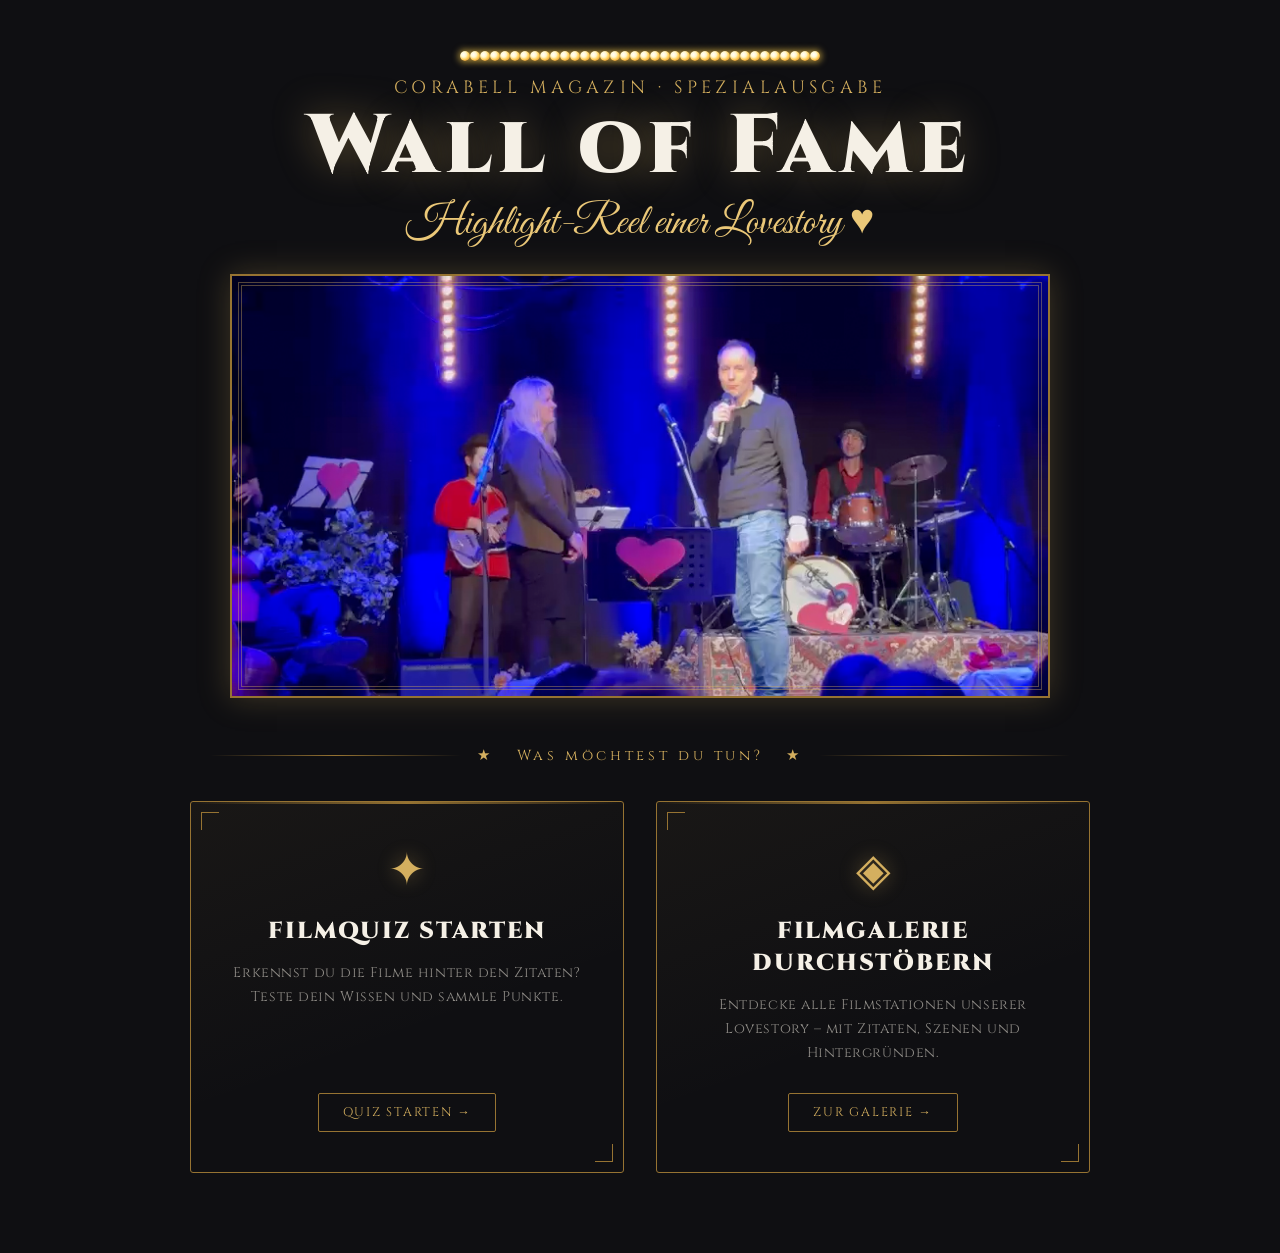
<file: index.html>
<!DOCTYPE html>
<html lang="de">
<head>
  <meta charset="UTF-8">
  <meta name="viewport" content="width=device-width, initial-scale=1.0">
  <title>Corabell Mag · Wall of Fame</title>
  <link rel="icon" type="image/svg+xml" href="favicon.svg">
  <link rel="preconnect" href="https://fonts.googleapis.com">
  <link rel="preconnect" href="https://fonts.gstatic.com" crossorigin>
  <link rel="stylesheet" href="css/base.css">
  <link rel="stylesheet" href="css/overview.css">
  <link rel="stylesheet" href="css/home.css">
</head>
<body>

  <header class="site-header">
    <div id="headerDeco" class="header-deco" aria-hidden="true"></div>
    <div class="header-titles">
      <p class="header-kicker">Corabell Magazin · Spezialausgabe</p>
      <h1 class="header-logo">Wall of Fame</h1>
      <p class="header-tagline">Highlight-Reel einer Lovestory ♥</p>
    </div>
    <div class="hero-photo">
      <img src="restetst/test.png" alt="Corabell – Ein Abend voller Erinnerungen">
    </div>
  </header>

  <main class="home-main">

    <div class="section-divider" aria-hidden="true">
      <span class="section-divider-text">★ &nbsp; Was möchtest du tun? &nbsp; ★</span>
    </div>

    <div class="choice-grid">

      <a href="quiz.html" class="choice-card">
        <div class="choice-deco" aria-hidden="true"></div>
        <span class="choice-icon">✦</span>
        <h2 class="choice-title">Filmquiz starten</h2>
        <p class="choice-desc">Erkennst du die Filme hinter den Zitaten? Teste dein Wissen und sammle Punkte.</p>
        <span class="choice-btn">Quiz starten →</span>
      </a>

      <a href="gallery.html" class="choice-card">
        <div class="choice-deco" aria-hidden="true"></div>
        <span class="choice-icon">◈</span>
        <h2 class="choice-title">Filmgalerie durchstöbern</h2>
        <p class="choice-desc">Entdecke alle Filmstationen unserer Lovestory – mit Zitaten, Szenen und Hintergründen.</p>
        <span class="choice-btn">Zur Galerie →</span>
      </a>

    </div>

  </main>

  <script src="js/data.js"></script>
  <script>
    document.addEventListener('DOMContentLoaded', () => {
      const deco = document.getElementById('headerDeco');
      if (deco) { deco.innerHTML = ''; deco.appendChild(buildBulbRow(36)); }
    });
  </script>
</body>
</html>
</file>
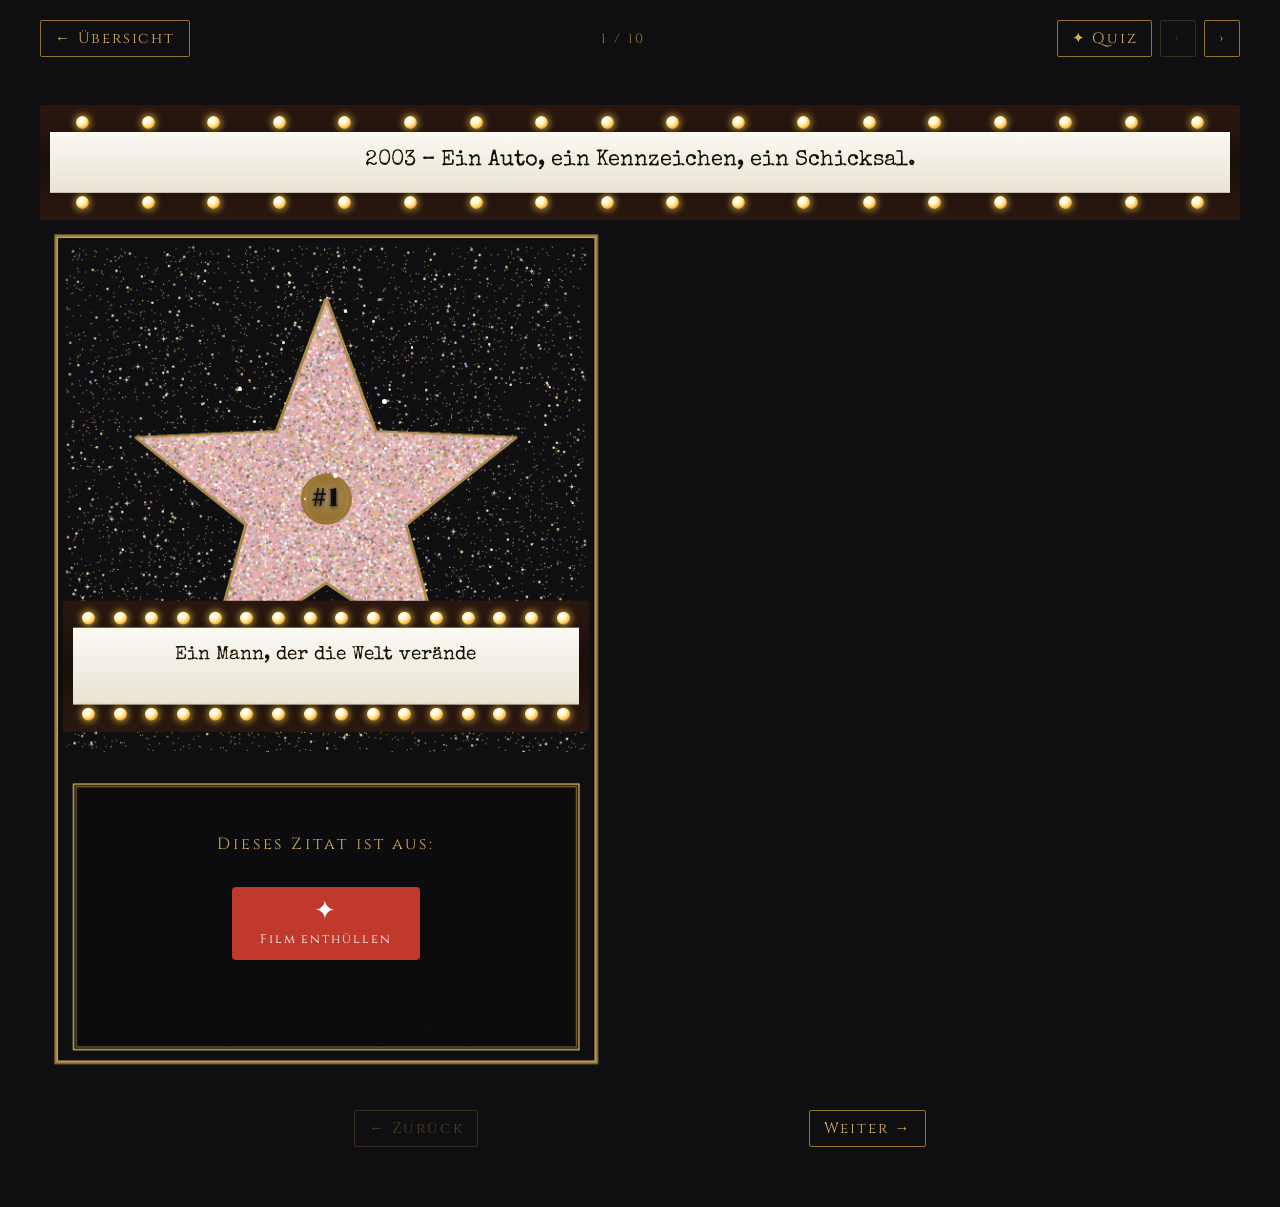
<file: detail.html>
<!DOCTYPE html>
<html lang="de">
<head>
  <meta charset="UTF-8">
  <meta name="viewport" content="width=device-width, initial-scale=1.0">
  <title>Wall of Fame · Detail</title>
  <link rel="icon" type="image/svg+xml" href="favicon.svg">
  <link rel="preconnect" href="https://fonts.googleapis.com">
  <link rel="preconnect" href="https://fonts.gstatic.com" crossorigin>
  <link rel="stylesheet" href="css/base.css">
  <link rel="stylesheet" href="css/detail.css">
</head>
<body>
<div class="detail-page">

  <!-- ── Navigation oben ─────────────── -->
  <nav class="detail-nav" aria-label="Seitennavigation">
    <button type="button" class="nav-btn" id="btnBack" aria-label="Zurück zur Übersicht">
      ← Übersicht
    </button>
    <span class="nav-center" id="navCounter">– / –</span>
    <div class="nav-btn-group">
      <a href="quiz.html" class="nav-btn" aria-label="Zum Filmquiz">✦ Quiz</a>
      <button type="button" class="nav-btn" id="btnPrev" aria-label="Vorheriger Eintrag">‹</button>
      <button type="button" class="nav-btn" id="btnNext" aria-label="Nächster Eintrag">›</button>
    </div>
  </nav>

  <!-- ── Banner über beiden Spalten ───── -->
  <div class="wof-banner-wrap" id="wofBannerWrap">
    <div id="bannerBoard"></div>
  </div>

  <!-- ── Zweispaltiges Layout ──────────── -->
  <div class="detail-columns">

    <!-- Linke Spalte: Karte -->
    <div class="detail-col-left">

      <article class="wof-card" id="wofCard" aria-label="Walk-of-Fame Karte">

        <!-- Zone 1: Sternfeld -->
        <div class="wof-star-zone">
          <div class="sparkles" id="wofSparkles" aria-hidden="true"></div>
          <span class="wof-nr" id="wofNr">#1</span>
        </div>

        <!-- Zone 2: Marquee-Schild (Zitat) -->
        <div class="wof-marquee-zone" id="wofMarqueeZone"></div>

        <!-- Zone 3: Infopanel -->
        <div class="wof-info">
          <p class="wof-info-label">Dieses Zitat ist aus:</p>
          <p class="wof-info-sublabel">THIS PART IS FOR</p>
          <p class="wof-info-filmtitel" id="wofFilmtitel"></p>
          <p class="wof-info-meta" id="wofMeta"></p>
        </div>

      </article>

    </div><!-- .detail-col-left -->

    <!-- Rechte Spalte: Accordion -->
    <div class="detail-col-right">

      <section class="wof-accordion" id="wofAccordion" aria-label="Weitere Details">

        <div class="accordion-item" id="accordionTeaser">
          <button type="button" id="btnTeaser" class="accordion-trigger" aria-expanded="false" aria-controls="teaserBody">
            <span>Lösung anzeigen</span>
            <span class="accordion-icon" aria-hidden="true">▾</span>
          </button>
          <section class="accordion-body" id="teaserBody" aria-labelledby="btnTeaser">
            <img id="teaserImg" src="#" alt="" class="teaser-img">
          </section>
        </div>

        <div class="accordion-item" id="accordionSzene">
          <button type="button" id="btnSzene" class="accordion-trigger" aria-expanded="false" aria-controls="szeneBody">
            <span>Die Szene</span>
            <span class="accordion-icon" aria-hidden="true">▾</span>
          </button>
          <section class="accordion-body" id="szeneBody" aria-labelledby="btnSzene">
            <p id="szeneText"></p>
          </section>
        </div>

        <div class="accordion-item" id="accordionWer">
          <button type="button" id="btnWer" class="accordion-trigger" aria-expanded="false" aria-controls="werBody">
            <span>Wer sagt's?</span>
            <span class="accordion-icon" aria-hidden="true">▾</span>
          </button>
          <section class="accordion-body" id="werBody" aria-labelledby="btnWer">
            <p id="werText"></p>
          </section>
        </div>

      </section>

    </div><!-- .detail-col-right -->

  </div><!-- .detail-columns -->

  <!-- ── Navigation unten ──────────────── -->
  <div class="detail-nav-bottom">
    <button type="button" class="nav-btn" id="btnPrev2" aria-label="Vorheriger Eintrag">← Zurück</button>
    <button type="button" class="nav-btn" id="btnNext2" aria-label="Nächster Eintrag">Weiter →</button>
  </div>

</div><!-- .detail-page -->

<script src="js/data.js"></script>
<script src="js/detail.js"></script>
</body>
</html>
</file>
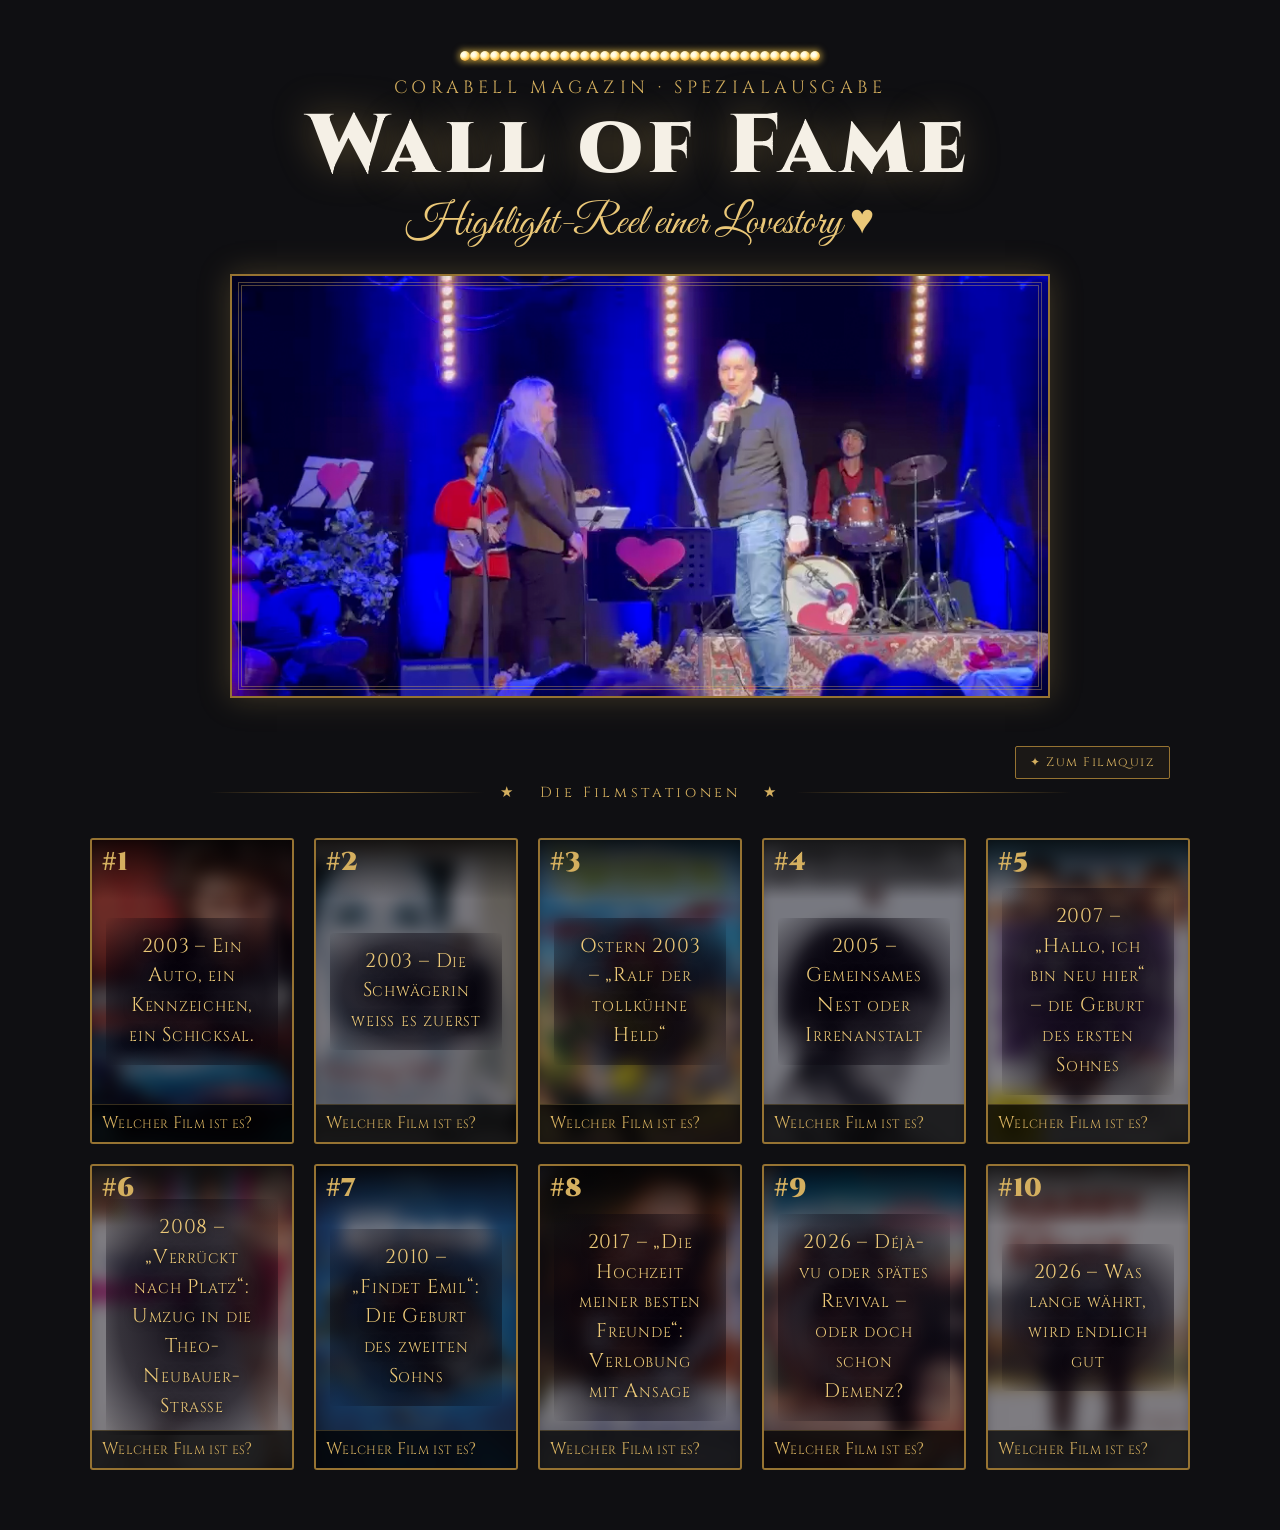
<file: gallery.html>
<!DOCTYPE html>
<html lang="de">
<head>
  <meta charset="UTF-8">
  <meta name="viewport" content="width=device-width, initial-scale=1.0">
  <title>Corabell Mag · Filmgalerie</title>
  <link rel="icon" type="image/svg+xml" href="favicon.svg">
  <link rel="preconnect" href="https://fonts.googleapis.com">
  <link rel="preconnect" href="https://fonts.gstatic.com" crossorigin>
  <link rel="stylesheet" href="css/base.css">
  <link rel="stylesheet" href="css/overview.css">
</head>
<body>

  <header class="site-header">
    <!-- Dekorative Lauflicht-Reihe -->
    <div id="headerDeco" class="header-deco" aria-hidden="true"></div>

    <div class="header-titles">
      <p class="header-kicker">Corabell Magazin · Spezialausgabe</p>
      <h1 class="header-logo">Wall of Fame</h1>
      <p class="header-tagline">Highlight-Reel einer Lovestory ♥</p>
    </div>

    <!-- Hero-Foto -->
    <div class="hero-photo">
      <img src="restetst/test.png" alt="Corabell – Ein Abend voller Erinnerungen">
    </div>
  </header>

  <main>
    <div class="gallery-nav-bar">
      <a href="quiz.html" class="gallery-quiz-link">✦ Zum Filmquiz</a>
    </div>

    <div class="section-divider" aria-hidden="true">
      <span class="section-divider-text">★ &nbsp; Die Filmstationen &nbsp; ★</span>
    </div>

    <ul class="card-grid" id="cardGrid">
      <!-- Karten werden per JS eingefügt -->
    </ul>
  </main>

  <script src="js/data.js"></script>
  <script src="js/overview.js"></script>
</body>
</html>
</file>
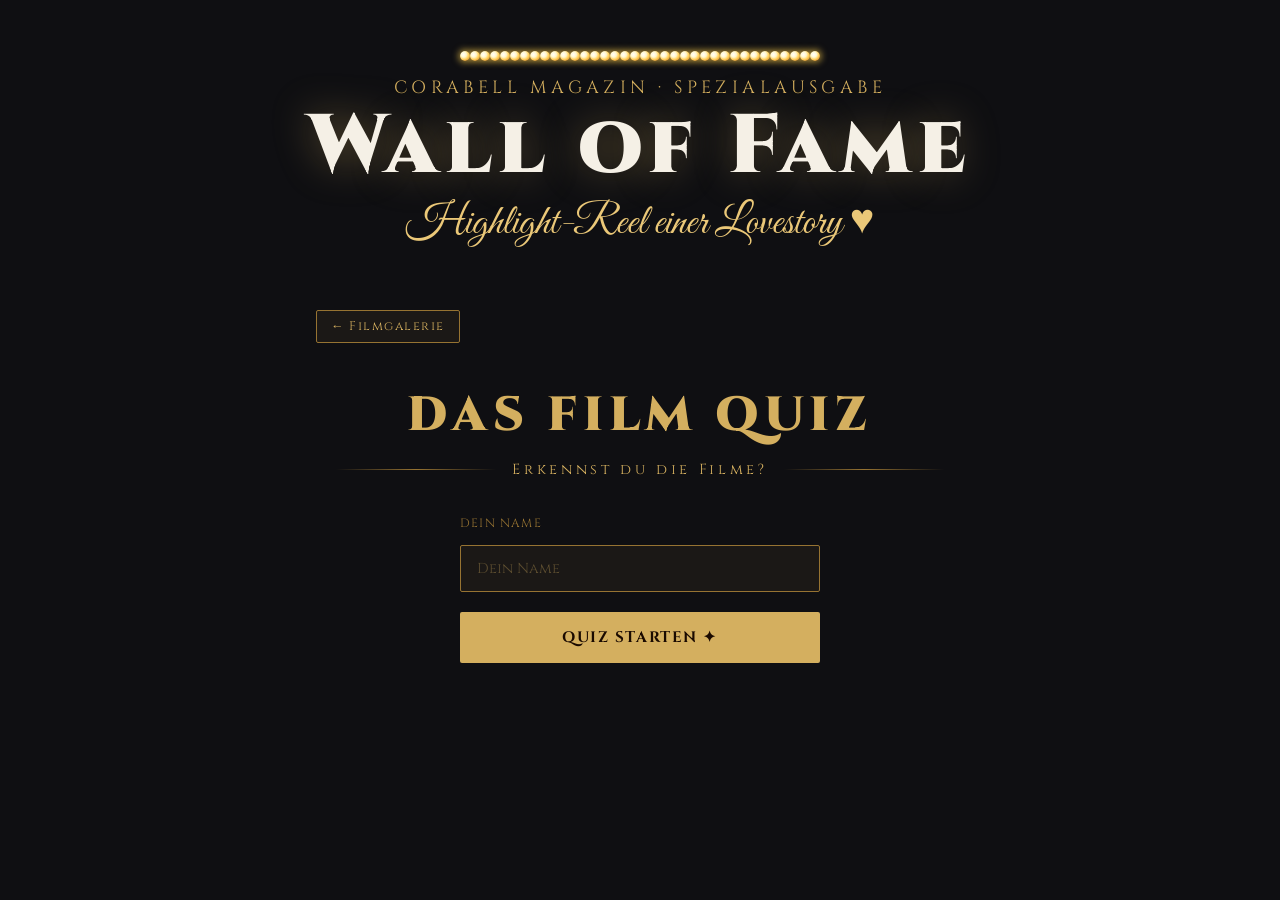
<file: quiz.html>
<!DOCTYPE html>
<html lang="de">
<head>
  <meta charset="UTF-8">
  <meta name="viewport" content="width=device-width, initial-scale=1.0">
  <title>Wall of Fame · Quiz</title>
  <link rel="icon" type="image/svg+xml" href="favicon.svg">
  <link rel="stylesheet" href="css/base.css">
  <link rel="stylesheet" href="css/overview.css">
  <link rel="stylesheet" href="css/quiz.css">
</head>
<body>
<header class="site-header">
  <div id="headerDeco" class="header-deco" aria-hidden="true"></div>
  <div class="header-titles">
    <p class="header-kicker">Corabell Magazin · Spezialausgabe</p>
    <h1 class="header-logo">Wall of Fame</h1>
    <p class="header-tagline">Highlight-Reel einer Lovestory ♥</p>
  </div>

</header>

<div class="quiz-page">
  <div class="quiz-topbar">
    <a href="gallery.html" class="nav-btn gallery-quiz-link">← Filmgalerie</a>
  </div>
  <!-- WELCOME SCREEN -->
  <div id="welcome" class="quiz-screen">
    <h1 class="quiz-title">Das Film Quiz</h1>
    <div class="section-divider" aria-hidden="true">
      <span class="section-divider-text">Erkennst du die Filme?</span>
    </div>
    <form id="welcomeForm" class="welcome-form">
      <label for="playerName" class="form-label">Dein Name</label>
      <input
        type="text"
        id="playerName"
        class="form-input"
        placeholder="Dein Name"
        required
        autocomplete="off"
      >
      <button type="submit" class="btn-start">Quiz starten ✦</button>
    </form>
  </div>

  <!-- QUESTION SCREEN -->
  <div id="question" class="quiz-screen" hidden>
    <div class="question-header">
      <span id="qProgress" class="q-progress">Frage 1 / 10</span>
      <span id="qScore" class="q-score">0 Punkte</span>
    </div>
    <div class="progress-track">
      <div id="progressBar" class="progress-fill" style="width:0%"></div>
    </div>

    <div id="qZitatBoard" class="q-zitat-board"></div>
<br />
    <div class="section-divider" aria-hidden="true">
      <span class="section-divider-text">Aus welchem Film stammt dieses Zitat?</span>
    </div>

    <div id="qOptions" class="options-grid"></div>

    <div id="qFeedback" class="quiz-feedback" hidden></div>

    <div class="quiz-actions">
      <button type="button" id="btnNext" hidden>Nächste Frage →</button>
    </div>
  </div>

  <!-- FINAL SCREEN -->
  <div id="final" class="quiz-screen" hidden>
    <h2 class="final-heading">Quiz beendet!</h2>
    <p class="final-congrats">Herzlichen Glückwunsch, <span id="finalName"></span>!</p>

    <div class="final-stats">
      <div class="stat-box">
        <span class="stat-label">Richtige Antworten</span>
        <span id="finalCorrect" class="stat-value"></span>
      </div>
      <div class="stat-box">
        <span class="stat-label">Gesamtpunktzahl</span>
        <span id="finalScore" class="stat-value"></span>
      </div>
    </div>

    <div class="final-score-bar">
      <div class="progress-track">
        <div id="finalBar" class="progress-fill" style="width:0%"></div>
      </div>
    </div>

    <p id="finalRating" class="final-rating"></p>

    <div class="final-save">
      <label for="resultEmail" class="form-label">Deine E-Mail (optional, wird mit gesendet)</label>
      <input
        type="email"
        id="resultEmail"
        class="form-input"
        placeholder="deine@email.de"
      >
      <button type="button" id="btnSave">Speichern</button>
    </div>

    <button type="button" id="btnRetry" class="btn-retry">Nochmal spielen</button>
  </div>

</div>
<script src="js/data.js"></script>
<script src="js/quiz.js"></script>
</body>
</html>
</file>
<file: css/base.css>
@import url('https://fonts.googleapis.com/css2?family=Cinzel:wght@400;600;700;900&family=Great+Vibes&family=Special+Elite&display=swap');

:root {
  --bg:          #0F0F12;
  --gold:        #D4AF5F;
  --gold-light:  #EBC878;
  --gold-dark:   #967332;
  --star-pink:   #FAD2D7;
  --cream:       #F5F0E6;
  --marquee-bg:  #f0ede2;
  --dark-frame:  #1a0e08;

  --font-cinzel:  'Cinzel', serif;
  --font-script:  'Great Vibes', cursive;
  --font-marquee: 'Special Elite', monospace;
}

*, *::before, *::after { box-sizing: border-box; margin: 0; padding: 0; }

html { scroll-behavior: smooth; }

body {
  background: var(--bg);
  color: var(--cream);
  font-family: var(--font-cinzel);
  min-height: 100vh;
  overflow-x: hidden;
}

/* ── Bulb component (shared overview + detail) ─── */
.bulb-row {
  display: flex;
  justify-content: space-around;
  align-items: center;
  padding: 3px 0;
}
.bulb {
  width: 13px;
  height: 13px;
  border-radius: 50%;
  background: radial-gradient(circle at 38% 35%, #ffffff, #fff9d4 30%, #ffd060 55%, #c87a1f 85%);
  box-shadow: 0 0 6px 2px rgba(255,210,80,.55);
  animation: bulbBlink 1.6s infinite alternate ease-in-out;
  flex-shrink: 0;
}
.bulb:nth-child(even) { animation-delay: .8s; }
.bulb:nth-child(3n)   { animation-delay: .4s; }

@keyframes bulbBlink {
  from { opacity: .28; box-shadow: 0 0 3px 1px rgba(255,210,80,.2); }
  to   { opacity: 1;   box-shadow: 0 0 10px 4px rgba(255,220,80,.7); }
}

/* ── Marquee sign (shared) ─────────────────────── */
.marquee-sign {
  background: linear-gradient(180deg, #2a1810, #1a0e08 50%, #2a1810);
  border-radius: 3px;
  padding: 8px 10px;
}
.marquee-board {
  background: linear-gradient(180deg, #fafaf3, #f0ede2 55%, #e8e3d4);
  padding: 14px 22px;
  box-shadow: inset 0 1px 0 rgba(255,255,255,.45), inset 0 -1px 0 rgba(0,0,0,.15);
}
.marquee-text {
  font-family: var(--font-marquee);
  color: #1a1000;
  text-align: center;
  line-height: 1.45;
  font-size: clamp(.98rem, 2.6vw, 1.37rem);
  min-height: 1.5em;
}
</file>
<file: css/overview.css>
/* ════════════════════════════════════════
   ÜBERSICHTSSEITE
   ════════════════════════════════════════ */

/* ── Site Header ─────────────────────── */
.site-header {
  position: relative;
  text-align: center;
  padding: 40px 20px 0;
  overflow: hidden;
}

.header-deco {
  display: flex;
  justify-content: center;
  gap: 2px;
  padding: 8px 0 12px;
}
.header-deco .bulb { width: 10px; height: 10px; }

.header-titles {
  margin-bottom: 24px;
}
.header-kicker {
  font-family: var(--font-cinzel);
  font-size: clamp(.85rem, 1.95vw, 1.11rem);
  letter-spacing: .25em;
  color: var(--gold);
  text-transform: uppercase;
  margin-bottom: 6px;
}
.header-logo {
  font-family: var(--font-cinzel);
  font-weight: 900;
  font-size: clamp(2.6rem, 9.1vw, 5.2rem);
  color: var(--cream);
  letter-spacing: .08em;
  line-height: 1;
  text-shadow: 0 0 40px rgba(212,175,95,.4);
}
.header-tagline {
  font-family: var(--font-script);
  font-size: clamp(1.56rem, 3.9vw, 2.6rem);
  color: var(--gold-light);
  margin-top: 6px;
}

/* Hero photo */
.hero-photo {
  position: relative;
  max-width: 820px;
  margin: 0 auto 48px;
  border: 2px solid var(--gold-dark);
  box-shadow: 0 0 30px rgba(212,175,95,.25);
  overflow: hidden;
}
.hero-photo::before,
.hero-photo::after {
  content: '';
  position: absolute;
  inset: 6px;
  border: 1px solid rgba(212,175,95,.4);
  pointer-events: none;
  z-index: 1;
}
.hero-photo::after { inset: 9px; }
.hero-photo img {
  width: 100%;
  display: block;
  max-height: 420px;
  object-fit: cover;
  object-position: center top;
}

/* Section divider */
.section-divider {
  display: flex;
  align-items: center;
  gap: 16px;
  max-width: 900px;
  margin: 0 auto 36px;
  padding: 0 20px;
}
.section-divider::before,
.section-divider::after {
  content: '';
  flex: 1;
  height: 1px;
  background: linear-gradient(90deg, transparent, var(--gold-dark), transparent);
}
.section-divider-text {
  font-family: var(--font-cinzel);
  font-size: .91rem;
  letter-spacing: .25em;
  color: var(--gold);
  white-space: nowrap;
}

/* ── Gallery nav bar ─────────────────── */
.gallery-nav-bar {
  display: flex;
  justify-content: flex-end;
  max-width: 1100px;
  margin: 0 auto 4px;
  padding: 0 20px;
}
.gallery-quiz-link {
  font-family: var(--font-cinzel);
  font-size: .78rem;
  letter-spacing: .12em;
  color: var(--gold);
  text-decoration: none;
  border: 1px solid var(--gold-dark);
  padding: 7px 14px;
  border-radius: 2px;
  background: rgba(212,175,95,.06);
  transition: background .2s, border-color .2s, color .2s;
}
.gallery-quiz-link:hover {
  background: rgba(212,175,95,.14);
  border-color: var(--gold);
  color: var(--gold-light);
}

/* ── Card Grid ───────────────────────── */
main { padding: 0 20px 60px; }

.card-grid {
  list-style: none;
  padding: 0;
  margin: 0 auto;
  display: grid;
  grid-template-columns: repeat(auto-fill, minmax(200px, 1fr));
  gap: 20px;
  max-width: 1100px;
}

.card-grid li { display: contents; }

@media (min-width: 600px)  { .card-grid { grid-template-columns: repeat(3, 1fr); } }
@media (min-width: 900px)  { .card-grid { grid-template-columns: repeat(4, 1fr); } }
@media (min-width: 1200px) { .card-grid { grid-template-columns: repeat(5, 1fr); } }

/* ── Teaser Card ─────────────────────── */
.teaser-card {
  position: relative;
  display: block;
  text-decoration: none;
  aspect-ratio: 2/3;
  overflow: hidden;
  border: 2px solid var(--gold-dark);
  border-radius: 3px;
  background: linear-gradient(145deg, #1a0a1a, #0a0a1a);
  cursor: pointer;

  /* entrance: start hidden */
  opacity: 0;
  transform: translateY(28px) scale(.97);
  transition: opacity .5s ease, transform .5s ease, border-color .3s;
  transition-delay: calc(var(--i, 0) * 70ms);
}
.teaser-card.is-visible {
  opacity: 1;
  transform: translateY(0) scale(1);
}
.teaser-card:hover {
  border-color: var(--gold);
  box-shadow: 0 0 18px rgba(212,175,95,.35);
}

/* Poster image – blurred to hide the film */
.teaser-img {
  position: absolute;
  inset: 0;
  background-size: cover;
  background-position: center top;
  filter: blur(7.8px);
  transform: scale(1.1);
  transition: transform .45s ease, filter .45s ease;
}
.teaser-card:hover .teaser-img {
  transform: scale(1.14);
  filter: blur(5.2px);
}

/* Dark overlay over blurred poster */
.teaser-blur-overlay {
  position: absolute;
  inset: 0;
  background: rgba(8, 4, 14, 0.52);
}

/* Centered lovestoryTitel */
.teaser-center {
  position: absolute;
  inset: 0;
  display: flex;
  align-items: center;
  justify-content: center;
  padding: 48px 14px 48px;
  text-align: center;
  pointer-events: none;
}
.teaser-lovestory-center {
  font-family: var(--font-cinzel);
  color: var(--gold-light);
  font-size: clamp(.94rem, 2.34vw, 1.24rem);
  line-height: 1.5;
  letter-spacing: .04em;
  font-variant: small-caps;
  text-shadow: 0 1px 8px rgba(0,0,0,.9);
  background: radial-gradient(ellipse at center, rgba(6,2,12,.9) 0%, rgba(6,2,12,.6) 60%, transparent 100%);
  padding: 14px 20px;
  border-radius: 3px;
}

/* Top overlay */
.teaser-overlay-top {
  position: absolute;
  top: 0; left: 0; right: 0;
  background: linear-gradient(180deg, rgba(0,0,0,.78) 0%, rgba(0,0,0,0) 100%);
  padding: 10px 10px 24px;
  display: flex;
  align-items: flex-start;
  gap: 7px;
}
.teaser-nr {
  font-family: var(--font-cinzel);
  font-weight: 900;
  color: var(--gold);
  font-size: 1.61rem;
  line-height: 1;
  white-space: nowrap;
  flex-shrink: 0;
}
.teaser-meta { display: flex; flex-direction: column; gap: 2px; }
.teaser-title {
  font-family: var(--font-cinzel);
  font-weight: 700;
  color: var(--cream);
  font-size: 1.01rem;
  line-height: 1.25;
}
.teaser-year {
  font-family: var(--font-cinzel);
  color: var(--gold-light);
  font-size: .81rem;
  letter-spacing: .05em;
}

/* Bottom lovestory label */
.teaser-label-bar {
  position: absolute;
  bottom: 0; left: 0; right: 0;
  background: rgba(0,0,0,.75);
  padding: 7px 10px 8px;
  border-top: 1px solid rgba(212,175,95,.25);
  transition: transform .3s ease;
}
.teaser-card:hover .teaser-label-bar { transform: translateY(-3px); }
.teaser-lovestory {
  display: block;
  font-family: var(--font-cinzel);
  font-variant: small-caps;
  color: var(--gold);
  font-size: 1.05rem;
  line-height: 1.35;
  letter-spacing: .02em;
}
</file>
<file: css/home.css>
/* ════════════════════════════════════════
   HOME / LANDING PAGE
   ════════════════════════════════════════ */

.home-main {
  padding: 0 20px 80px;
}

/* ── Choice grid ─────────────────────── */
.choice-grid {
  display: grid;
  grid-template-columns: 1fr;
  gap: 24px;
  max-width: 900px;
  margin: 0 auto;
}

@media (min-width: 640px) {
  .choice-grid {
    grid-template-columns: 1fr 1fr;
    gap: 32px;
  }
}

/* ── Choice card ─────────────────────── */
.choice-card {
  position: relative;
  display: flex;
  flex-direction: column;
  align-items: center;
  text-align: center;
  text-decoration: none;
  padding: 48px 32px 40px;
  border: 1px solid var(--gold-dark);
  border-radius: 3px;
  background: linear-gradient(160deg, rgba(212,175,95,.05) 0%, rgba(15,15,18,0) 60%);
  overflow: hidden;
  transition: border-color .3s, box-shadow .3s, transform .25s;
}

.choice-card:hover {
  border-color: var(--gold);
  box-shadow: 0 0 40px rgba(212,175,95,.18), inset 0 0 30px rgba(212,175,95,.04);
  transform: translateY(-4px);
}

/* Corner decorations */
.choice-card::before,
.choice-card::after {
  content: '';
  position: absolute;
  width: 18px;
  height: 18px;
  border-color: var(--gold-dark);
  border-style: solid;
  transition: border-color .3s;
}
.choice-card::before { top: 10px; left: 10px; border-width: 1px 0 0 1px; }
.choice-card::after  { bottom: 10px; right: 10px; border-width: 0 1px 1px 0; }
.choice-card:hover::before,
.choice-card:hover::after { border-color: var(--gold); }

.choice-deco {
  position: absolute;
  top: 0; left: 0; right: 0;
  height: 2px;
  background: linear-gradient(90deg, transparent, var(--gold-dark), transparent);
  transition: background .3s;
}
.choice-card:hover .choice-deco {
  background: linear-gradient(90deg, transparent, var(--gold), transparent);
}

/* ── Card content ────────────────────── */
.choice-icon {
  font-size: 2.8rem;
  color: var(--gold);
  line-height: 1;
  margin-bottom: 20px;
  display: block;
  text-shadow: 0 0 20px rgba(212,175,95,.4);
  transition: text-shadow .3s;
}
.choice-card:hover .choice-icon {
  text-shadow: 0 0 32px rgba(212,175,95,.7);
}

.choice-title {
  font-family: var(--font-cinzel);
  font-size: clamp(1.1rem, 3vw, 1.45rem);
  font-weight: 900;
  color: var(--cream);
  letter-spacing: .08em;
  margin-bottom: 14px;
  text-transform: uppercase;
}

.choice-desc {
  font-family: var(--font-cinzel);
  font-size: clamp(.75rem, 1.8vw, .88rem);
  color: rgba(245,240,230,.55);
  line-height: 1.7;
  letter-spacing: .04em;
  margin-bottom: 28px;
  flex: 1;
}

.choice-btn {
  display: inline-block;
  font-family: var(--font-cinzel);
  font-size: .78rem;
  letter-spacing: .14em;
  color: var(--gold);
  border: 1px solid var(--gold-dark);
  padding: 10px 24px;
  border-radius: 2px;
  transition: background .2s, border-color .2s, color .2s;
  text-transform: uppercase;
}
.choice-card:hover .choice-btn {
  background: rgba(212,175,95,.12);
  border-color: var(--gold);
  color: var(--gold-light);
}
</file>
<file: css/detail.css>
/* ════════════════════════════════════════
   DETAILSEITE
   ════════════════════════════════════════ */

/* ── Layout ──────────────────────────── */
.detail-page {
  min-height: 100vh;
  display: flex;
  flex-direction: column;
  align-items: center;
  padding: 0 16px 60px;
}

/* ── Navigation Bar ──────────────────── */
.detail-nav {
  width: 100%;
  max-width: 1200px;
  display: flex;
  align-items: center;
  justify-content: space-between;
  padding: 20px 0 28px;
  gap: 12px;
}
.nav-btn {
  display: inline-flex;
  align-items: center;
  gap: 6px;
  font-family: var(--font-cinzel);
  font-size: .94rem;
  letter-spacing: .12em;
  color: var(--gold);
  text-decoration: none;
  border: 1px solid var(--gold-dark);
  padding: 7px 14px;
  border-radius: 2px;
  background: rgba(212,175,95,.06);
  transition: background .2s, border-color .2s, color .2s;
  cursor: pointer;
  background-color: transparent;
}
.nav-btn:hover:not(:disabled) {
  background: rgba(212,175,95,.14);
  border-color: var(--gold);
  color: var(--gold-light);
}
.nav-btn:disabled { opacity: .3; cursor: default; }
.nav-btn-group { display: flex; gap: 8px; }
.nav-center {
  font-family: var(--font-cinzel);
  font-size: .85rem;
  letter-spacing: .18em;
  color: var(--gold-dark);
  text-align: center;
}

/* ── Zweispaltiges Layout ────────────── */
.detail-columns {
  width: 100%;
  max-width: 1200px;
  display: grid;
  grid-template-columns: 1fr;
  gap: 28px;
  align-items: start;
}

@media (min-width: 860px) {
  .detail-columns {
    grid-template-columns: min(572px, 48%) 1fr;
    gap: 40px;
  }
}

.detail-col-left {
  display: flex;
  flex-direction: column;
  gap: 16px;
  align-items: center;
}

.detail-col-right {
  display: flex;
  flex-direction: column;
  align-items: center;
}

@media (min-width: 860px) {
  .detail-col-right {
    align-items: stretch;
  }
}

@media (min-width: 860px) {
  .detail-col-left .wof-card {
    width: 100%;
    max-width: 100%;
  }
  .detail-col-right .wof-accordion,
  .detail-nav-bottom {
    width: 100%;
    max-width: 100%;
  }
}

/* ── Walk-of-Fame Card ───────────────── */
.wof-card {
  position: relative;
  width: min(572px, 92vw);
  aspect-ratio: 2/3;
  background-image: url('../StarFlash_Karten_leer_fuer_Canva/karte_leer_01.png');
  background-size: 100% 100%;
  border-radius: 2px;
  overflow: hidden;

  /* entrance animation */
  opacity: 0;
  transform: translateY(50px);
  transition: opacity .6s ease, transform .6s cubic-bezier(.22,1,.36,1);
}
.wof-card.is-visible {
  opacity: 1;
  transform: translateY(0);
}

/* ── Zone 1: Sternfeld / Nummer ──────── */
.wof-star-zone {
  position: absolute;
  top: 0; left: 0; right: 0;
  height: 56%;
}

/* Sparkle container */
.sparkles {
  position: absolute;
  inset: 0;
  pointer-events: none;
  overflow: hidden;
}
.sparkle {
  position: absolute;
  border-radius: 50%;
  background: white;
  pointer-events: none;
  animation: sparklePop infinite ease-in-out;
}
@keyframes sparklePop {
  0%, 100% { opacity: 0; transform: scale(0) rotate(0deg); }
  45%, 55%  { opacity: 1; transform: scale(1) rotate(180deg); }
}

/* Number on star center circle */
.wof-nr {
  position: absolute;
  left: 50%;
  top: 58%;          /* 64% of star-zone height = ~36% of card height */
  transform: translate(-50%, -50%);
  font-family: var(--font-cinzel);
  font-weight: 900;
  color: var(--bg);
  font-size: clamp(1rem, 4.5vw, 1.6rem);
  letter-spacing: .05em;
  text-shadow: 0 1px 4px rgba(0,0,0,.9), 0 0 12px rgb(255 255 255 / 0.8);
  z-index: 5;
  white-space: nowrap;
  background: linear-gradient(90deg, transparent, var(--gold-dark), transparent);
  background: #967332;
  padding: 0.2em;
  border-radius: 0.8em;
}

/* ── Zone 2: Marquee-Schild ──────────── */
.wof-marquee-zone {
  position: absolute;
  left: 4%;
  width: 92%;
  top: 52%;
  transform: translateY(-50%);
  z-index: 10;
}
/* marquee-sign, marquee-board, marquee-text from base.css */
.wof-marquee-zone .marquee-text {
  font-size: clamp(.85rem, 2.08vw, 1.17rem);
  min-height: 2.6em;
}

/* ── Zone 3: Infopanel ───────────────── */
.wof-info {
  position: absolute;
  bottom: 0;
  left: 0; right: 0;
  height: 38%;
  display: flex;
  flex-direction: column;
  align-items: center;
  justify-content: center;
  gap: 0;
  padding: 0 8% 4%;
  text-align: center;
}
.wof-info-label {
  font-family: var(--font-cinzel);
  font-size: clamp(.77rem, 1.86vw, 1.01rem);
  letter-spacing: .18em;
  color: var(--gold);
  line-height: 1.8;
}
.wof-info-sublabel {
  font-family: var(--font-cinzel);
  font-size: clamp(.4rem, 1vw, .55rem);
  letter-spacing: .14em;
  color: var(--gold-light);
  line-height: 1.6;
  display: none;
}
.wof-info-filmtitel {
  font-family: var(--font-script);
  color: var(--cream);
  font-size: clamp(2.02rem, 7.15vw, 3.51rem);
  line-height: 1.1;
  margin: 0.3em 0;
}
.wof-info-meta {
  font-family: var(--font-cinzel);
  font-size: clamp(1.04rem, 1.43vw, .78rem);
  letter-spacing: .12em;
  color: var(--gold);
  display: flex;
  align-items: center;
  gap: 6px;
}
.wof-info-meta .star-icon { color: var(--gold-light); font-size: 1.1em; }

/* ── lovestoryTitel Banner ───────────── */
.wof-banner-wrap {
  width: 100%;
  max-width: 1200px;
  margin-top: 20px;

  /* fade in after card */
  opacity: 0;
  transform: translateY(16px);
  transition: opacity .5s ease, transform .5s ease;
}
.wof-banner-wrap.is-visible {
  opacity: 1;
  transform: translateY(0);
}

.wof-banner-sign {
  /* reuses .marquee-sign from base.css */
}
.wof-banner-sign .marquee-text {
  font-family: var(--font-cinzel);
  font-size: clamp(1.01rem, 3.12vw, 1.37rem);
  letter-spacing: .04em;
  font-weight: 600;
  color: #2a1810;
  font-variant: small-caps;
  padding: 2px 0;
}

/* ── Accordion (Szene & Wer sagt) ────── */
.wof-accordion {
  width: min(572px, 92vw);
  margin-left: auto;
  margin-right: auto;
  margin-top: 24px;
  display: flex;
  flex-direction: column;
  gap: 10px;

  opacity: 0;
  transform: translateY(16px);
  transition: opacity .5s ease, transform .5s ease;
}
.wof-accordion.is-visible {
  opacity: 1;
  transform: translateY(0);
}

.accordion-item {
  border: 1px solid var(--gold-dark);
  border-radius: 2px;
  overflow: hidden;
}
.accordion-trigger {
  width: 100%;
  background: rgba(212,175,95,.06);
  border: none;
  padding: 12px 16px;
  display: flex;
  align-items: center;
  justify-content: space-between;
  cursor: pointer;
  font-family: var(--font-cinzel);
  font-size: .94rem;
  letter-spacing: .14em;
  color: var(--gold);
  text-align: left;
  transition: background .2s;
}
.accordion-trigger:hover { background: rgba(212,175,95,.12); }
.accordion-trigger[aria-expanded='true'] { border-bottom: 1px solid var(--gold-dark); }
.accordion-icon {
  font-size: 1.04rem;
  transition: transform .3s;
  flex-shrink: 0;
}
.accordion-trigger[aria-expanded='true'] .accordion-icon { transform: rotate(180deg); }
.accordion-body {
  display: none;
  padding: 14px 16px;
  font-family: var(--font-cinzel);
  font-size: .98rem;
  line-height: 1.7;
  color: rgba(245,240,230,.8);
  font-weight: 400;
}
.accordion-body.is-open { display: block; }
.teaser-img {
  display: block;
  width: auto;
  max-width: 75%;
  height: auto;
  margin: 0 auto;
  border-radius: 2px;
}

@keyframes posterReveal {
  0%   { opacity: 0; filter: blur(16px) brightness(1.8); transform: scale(1.12); }
  40%  { opacity: 1; filter: blur(6px)  brightness(1.3); transform: scale(1.05); }
  70%  { filter: blur(1px) brightness(1.05); transform: scale(1.01); }
  100% { opacity: 1; filter: blur(0)    brightness(1);   transform: scale(1); }
}
.accordion-body.is-open .teaser-img {
  animation: posterReveal 1.8s cubic-bezier(.22, 1, .36, 1) .15s both;
}

/* ── Reveal CTA Button ───────────────── */
.reveal-cta {
  display: inline-flex;
  flex-direction: column;
  align-items: center;
  gap: 6px;
  background: #c0392b;
  border: none;
  border-radius: 4px;
  padding: 12px 28px;
  cursor: pointer;
  color: #ffffff;
  font-family: var(--font-cinzel);
  font-size: .78rem;
  letter-spacing: .16em;
  transition: background .2s, transform .15s, box-shadow .2s;
  animation: ctaPulse 2.4s ease-in-out infinite;
}
.reveal-cta:hover {
  background: #e74c3c;
  box-shadow: 0 4px 20px rgba(192,57,43,.6);
  transform: scale(1.06);
  animation: none;
}
.reveal-cta-icon {
  font-size: 1.6rem;
  line-height: 1;
  display: block;
}
@keyframes ctaPulse {
  0%, 100% { box-shadow: 0 2px 8px rgba(192,57,43,.3); }
  50%       { box-shadow: 0 4px 24px rgba(192,57,43,.7); }
}

/* Meta hidden */
.wof-info-meta.is-solution-hidden { display: none; }

/* ── Card flash on reveal ────────────── */
@keyframes cardFlash {
  0%   { box-shadow: none; }
  25%  { box-shadow: 0 0 0 6px rgba(212,175,95,.6), 0 0 60px rgba(212,175,95,.45); }
  60%  { box-shadow: 0 0 0 2px rgba(212,175,95,.2); }
  100% { box-shadow: none; }
}
.wof-card.is-revealing {
  animation: cardFlash .9s cubic-bezier(.22,1,.36,1) forwards;
}

/* ── Film title reveal ───────────────── */
@keyframes titleReveal {
  0%   { opacity: 0; transform: scale(1.35); filter: blur(6px); }
  55%  { opacity: 1; transform: scale(.97);  filter: blur(0); }
  75%  { transform: scale(1.04); }
  100% { opacity: 1; transform: scale(1); }
}
.wof-info-filmtitel.is-solution-revealed {
  animation: titleReveal .75s cubic-bezier(.22,1,.36,1) forwards;
}

/* ── Meta info slide up ──────────────── */
@keyframes metaSlideUp {
  from { opacity: 0; transform: translateY(10px); }
  to   { opacity: 1; transform: translateY(0); }
}
.wof-info-meta.is-solution-revealed {
  animation: metaSlideUp .5s ease .35s both;
}

.accordion-quote {
  font-style: italic;
  color: var(--gold-light);
  border-left: 2px solid var(--gold-dark);
  padding-left: 12px;
  margin-bottom: 10px;
  font-size: 1.11rem;
}

/* ── Prev/Next navigation (bottom) ───── */
.detail-nav-bottom {
  width: min(572px, 92vw);
  display: flex;
  justify-content: space-between;
  margin-top: 32px;
  gap: 10px;
}
</file>
<file: css/quiz.css>
/* ── Header overrides for quiz ───────────────────── */
.quiz-page ~ * { display: none; } /* ensure only quiz-page content shows */
.site-header .hero-photo { display: none; }
.site-header .header-tagline {  }

/* ── Top bar ─────────────────────────────────────── */
.quiz-topbar {
  width: 100%;
  display: flex;
  justify-content: flex-start;
  padding: 16px 0 0;
}

/* ── Quiz page layout ────────────────────────────── */
.quiz-page {
  display: flex;
  flex-direction: column;
  align-items: center;
  padding: 20px 16px 60px;
  max-width: 680px;
  margin: 0 auto;
}

.quiz-screen {
  width: 100%;
}

/* ── Titles ──────────────────────────────────────── */
.quiz-title {
  font-family: var(--font-cinzel);
  font-size: clamp(1.8rem, 6vw, 3rem);
  font-weight: 900;
  color: var(--gold);
  letter-spacing: .12em;
  text-align: center;
  margin: 2.5rem 0 .75rem;
  text-transform: uppercase;
}

.quiz-subtitle {
  font-family: var(--font-cinzel);
  color: var(--gold-dark);
  font-size: clamp(.85rem, 2.5vw, 1rem);
  letter-spacing: .08em;
  text-align: center;
  margin-bottom: 2.5rem;
}

/* ── Welcome form ────────────────────────────────── */
.welcome-form {
  display: flex;
  flex-direction: column;
  gap: 14px;
  max-width: 360px;
  margin: 0 auto;
}

.form-label {
  font-family: var(--font-cinzel);
  font-size: .75rem;
  letter-spacing: .1em;
  color: var(--gold-dark);
  text-transform: uppercase;
}

.form-input {
  width: 100%;
  padding: 13px 16px;
  background: rgba(212, 175, 95, .06);
  border: 1px solid var(--gold-dark);
  border-radius: 2px;
  color: var(--cream);
  font-family: var(--font-cinzel);
  font-size: .9rem;
  outline: none;
  transition: border-color .25s, background .25s;
}

.form-input::placeholder {
  color: rgba(212, 175, 95, .35);
}

.form-input:focus {
  border-color: var(--gold);
  background: rgba(212, 175, 95, .1);
}
.form-input.is-invalid {
  border-color: #c0392b;
  background: rgba(192, 57, 43, .08);
  animation: shake .35s cubic-bezier(.36,.07,.19,.97);
}
@keyframes shake {
  0%, 100% { transform: translateX(0); }
  20%       { transform: translateX(-6px); }
  40%       { transform: translateX(6px); }
  60%       { transform: translateX(-4px); }
  80%       { transform: translateX(4px); }
}

.btn-start {
  width: 100%;
  padding: 15px 20px;
  background: var(--gold);
  border: none;
  border-radius: 2px;
  color: #1a0a00;
  font-family: var(--font-cinzel);
  font-size: .95rem;
  font-weight: 700;
  letter-spacing: .1em;
  text-transform: uppercase;
  cursor: pointer;
  transition: background .25s, transform .15s;
  margin-top: 6px;
}

.btn-start:hover {
  background: var(--gold-light);
  transform: translateY(-1px);
}

.btn-start:active {
  transform: translateY(0);
}

/* ── Progress bar ────────────────────────────────── */
.progress-track {
  width: 100%;
  height: 4px;
  background: rgba(212, 175, 95, .15);
  border-radius: 2px;
  overflow: hidden;
}

.progress-fill {
  height: 100%;
  background: var(--gold);
  border-radius: 2px;
  transition: width .4s ease;
}

/* ── Question header ─────────────────────────────── */
.question-header {
  display: flex;
  justify-content: space-between;
  align-items: center;
  margin: 2rem 0 .6rem;
}

.q-progress,
.q-score {
  font-family: var(--font-cinzel);
  font-size: .78rem;
  letter-spacing: .1em;
  color: var(--gold);
  text-transform: uppercase;
}

/* ── Quote (Marquee-Schild) ──────────────────────── */
.q-zitat-board {
  width: 100%;
  margin: 20px 0 8px;
}

/* ── Question label ──────────────────────────────── */
.question-label {
  font-family: var(--font-cinzel);
  font-size: .75rem;
  letter-spacing: .1em;
  color: var(--gold-dark);
  text-transform: uppercase;
  margin-bottom: 14px;
}

/* ── Options grid ────────────────────────────────── */
.options-grid {
  display: flex;
  flex-direction: column;
  gap: 10px;
}

.option-btn {
  width: 100%;
  background: rgba(15, 15, 18, .9);
  border: 1px solid var(--gold-dark);
  border-radius: 2px;
  color: var(--gold);
  font-family: var(--font-cinzel);
  padding: 14px 18px;
  text-align: left;
  display: flex;
  justify-content: space-between;
  align-items: center;
  cursor: pointer;
  transition: background .2s, border-color .2s;
}

.option-btn:hover:not(:disabled):not(.is-correct):not(.is-wrong) {
  background: rgba(212, 175, 95, .1);
  border-color: var(--gold);
}

.option-btn.is-selected {
  border-color: var(--gold-light);
  background: rgba(212, 175, 95, .18);
}

.option-btn.is-correct {
  border-color: #27ae60;
  background: rgba(39, 174, 96, .15);
  color: #2ecc71;
}

.option-btn.is-wrong {
  border-color: #c0392b;
  background: rgba(192, 57, 43, .15);
  color: #e74c3c;
}

.option-btn:disabled {
  cursor: default;
}

.option-title {
  font-weight: 600;
  font-size: 1.17rem;
}

.option-year {
  font-size: .98rem;
  opacity: .7;
  white-space: nowrap;
  margin-left: 12px;
}

/* ── Feedback ────────────────────────────────────── */
.quiz-feedback {
  margin-top: 20px;
  padding: 20px 24px;
  border-radius: 4px;
  font-family: var(--font-cinzel);
  font-size: 1rem;
  letter-spacing: .05em;
  line-height: 1.6;
  animation: feedbackReveal .4s cubic-bezier(.22,1,.36,1) forwards;
}
@keyframes feedbackReveal {
  from { opacity: 0; transform: translateY(8px); }
  to   { opacity: 1; transform: translateY(0); }
}
.feedback-text {
  flex: 1;
  font-size: 1.05rem;
}
.feedback-text strong { display: block; font-size: 1.3rem; margin-bottom: 6px; }

.feedback-poster {
  display: block;
  width: 150px;
  height: auto;
  border-radius: 3px;
  flex-shrink: 0;
  box-shadow: 0 4px 16px rgba(0,0,0,.5);
  animation: posterReveal .9s cubic-bezier(.22,1,.36,1) .1s both;
}

/* Poster + result text row */
.feedback-main {
  display: flex;
  gap: 20px;
  align-items: flex-start;
}

/* Details block below */
.feedback-details {
  margin-top: 16px;
  padding-top: 14px;
  border-top: 1px solid rgba(212,175,95,.15);
  display: flex;
  flex-direction: column;
  gap: 10px;
}
.feedback-szene {
  font-family: var(--font-cinzel);
  font-size: .82rem;
  line-height: 1.7;
  color: rgba(245,240,230,.7);
  letter-spacing: .03em;
}
.feedback-wer {
  font-family: var(--font-cinzel);
  font-size: .8rem;
  line-height: 1.6;
  color: rgba(245,240,230,.55);
  letter-spacing: .03em;
}
.feedback-wer-label {
  color: var(--gold-dark);
  font-weight: 700;
  letter-spacing: .1em;
  text-transform: uppercase;
  font-size: .7rem;
  margin-right: 4px;
}

.quiz-feedback.is-correct {
  background: rgba(39, 174, 96, .12);
  border: 2px solid rgba(39, 174, 96, .5);
  color: #2ecc71;
  box-shadow: 0 0 24px rgba(39,174,96,.15);
}

.quiz-feedback.is-wrong {
  background: rgba(192, 57, 43, .12);
  border: 2px solid rgba(192, 57, 43, .5);
  color: #e74c3c;
  box-shadow: 0 0 24px rgba(192,57,43,.15);
}

/* ── Actions ─────────────────────────────────────── */
.quiz-actions {
  margin-top: 20px;
  display: flex;
  gap: 12px;
  justify-content: flex-end;
}

#btnConfirm {
  padding: 11px 22px;
  background: transparent;
  border: 1px solid var(--gold);
  border-radius: 2px;
  color: var(--gold);
  font-family: var(--font-cinzel);
  font-size: .8rem;
  letter-spacing: .08em;
  text-transform: uppercase;
  cursor: pointer;
  transition: background .2s, opacity .2s;
}

#btnConfirm:disabled {
  opacity: .35;
  cursor: default;
}

#btnConfirm:not(:disabled):hover {
  background: rgba(212, 175, 95, .14);
}

#btnNext {
  padding: 11px 22px;
  background: var(--gold);
  border: none;
  border-radius: 2px;
  color: #1a0a00;
  font-family: var(--font-cinzel);
  font-size: .8rem;
  font-weight: 700;
  letter-spacing: .08em;
  text-transform: uppercase;
  cursor: pointer;
  transition: background .2s;
}

#btnNext:hover {
  background: var(--gold-light);
}

/* ── Final screen ────────────────────────────────── */
.final-heading {
  font-family: var(--font-cinzel);
  font-size: clamp(1.4rem, 5vw, 2rem);
  font-weight: 900;
  color: var(--gold);
  letter-spacing: .1em;
  text-align: center;
  margin: 2.5rem 0 .5rem;
  text-transform: uppercase;
}

.final-congrats {
  font-family: var(--font-cinzel);
  color: var(--cream);
  font-size: .9rem;
  text-align: center;
  margin-bottom: .5rem;
  letter-spacing: .05em;
}

.final-congrats span {
  color: var(--gold-light);
  font-weight: 700;
}

.final-stats {
  display: grid;
  grid-template-columns: 1fr 1fr;
  gap: 16px;
  margin: 24px 0;
}

.stat-box {
  border: 1px solid var(--gold-dark);
  padding: 16px;
  text-align: center;
  border-radius: 2px;
  background: rgba(212, 175, 95, .04);
}

.stat-label {
  font-family: var(--font-cinzel);
  font-size: .7rem;
  letter-spacing: .1em;
  color: var(--gold-dark);
  text-transform: uppercase;
  display: block;
  margin-bottom: 6px;
}

.stat-value {
  font-family: var(--font-cinzel);
  font-size: 1.6rem;
  color: var(--gold);
  font-weight: 900;
  display: block;
}

.final-score-bar {
  margin-bottom: 4px;
}

.final-rating {
  font-family: var(--font-cinzel);
  color: var(--gold-light);
  text-align: center;
  font-size: .9rem;
  letter-spacing: .06em;
  margin: 16px 0;
}

/* ── Final save section ──────────────────────────── */
.final-save {
  border-top: 1px solid var(--gold-dark);
  padding-top: 20px;
  margin-top: 20px;
  display: flex;
  flex-direction: column;
  gap: 10px;
}

#btnSave {
  width: 100%;
  padding: 13px 20px;
  background: #c0392b;
  border: none;
  border-radius: 2px;
  color: #fff;
  font-family: var(--font-cinzel);
  font-size: .85rem;
  font-weight: 700;
  letter-spacing: .08em;
  text-transform: uppercase;
  cursor: pointer;
  transition: background .2s;
}

#btnSave:hover {
  background: #a93226;
}

/* ── Retry button ────────────────────────────────── */
.btn-retry {
  width: 100%;
  padding: 13px 20px;
  background: transparent;
  border: 1px solid var(--gold);
  border-radius: 2px;
  color: var(--gold);
  font-family: var(--font-cinzel);
  font-size: .85rem;
  letter-spacing: .08em;
  text-transform: uppercase;
  cursor: pointer;
  margin-top: 12px;
  transition: background .2s, color .2s;
}

.btn-retry:hover {
  background: rgba(212, 175, 95, .12);
}

/* ── Responsive tweaks ───────────────────────────── */
@media (max-width: 420px) {
  .final-stats {
    grid-template-columns: 1fr;
  }

  .quiz-actions {
    flex-direction: column;
  }

  #btnConfirm,
  #btnNext {
    width: 100%;
    text-align: center;
  }
}
</file>
